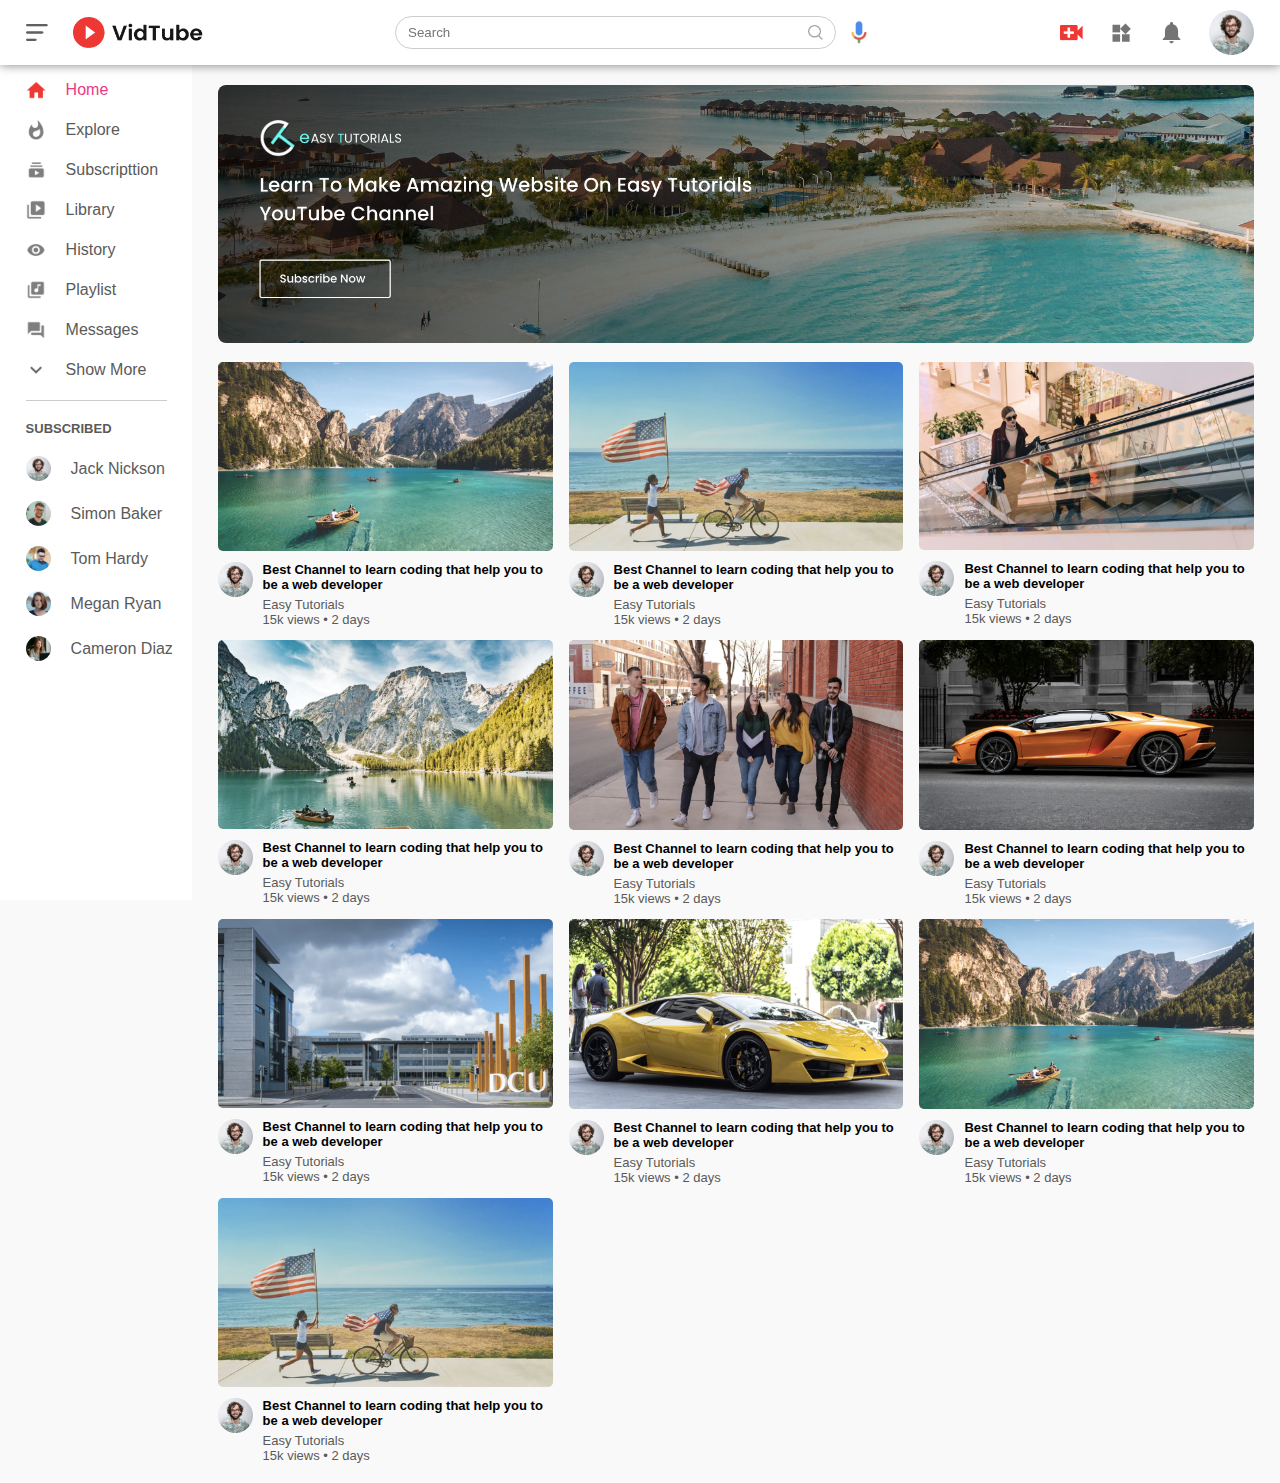
<file: index.html>
<!DOCTYPE html>
<html lang="en">
  <head>
    <meta charset="UTF-8" />
    <meta name="viewport" content="width=device-width, initial-scale=1.0" />
    <title>VidTube</title>
    <link rel="stylesheet" href="style.css" />
  </head>
  <body>
    <nav class="flex-div">
      <div class="nav-left flex-div">
        <img src="assets/menu.png" alt="" class="menu-icon" />
        <img src="assets/logo.png" alt="" class="logo" />
      </div>
      <div class="nav-middle flex-div">
        <div class="search-box flex-div">
          <input type="text" placeholder="Search" name="" id="" />
          <img src="assets/search.png" alt="" />
        </div>
        <img src="assets/voice-search.png" class="mic-icon" alt="" />
      </div>
      <div class="nav-right flex-div">
        <img src="assets/upload.png" alt="" />
        <img src="assets/more.png" alt="" />
        <img src="assets/notification.png" alt="" />
        <img src="assets/Jack.png" alt="" class="user-icon" />
      </div>
    </nav>

    <!-- ---------------------------- sidebar ---------------------------- -->
    <aside class="sidebar">
      <div class="shortcut-links">
        <a href="">
          <img src="assets/home.png" alt="" />
          <p>Home</p>
        </a>
        <a href="">
          <img src="assets/explore.png" alt="" />
          <p>Explore</p>
        </a>
        <a href="">
          <img src="assets/subscriprion.png" alt="" />
          <p>Subscripttion</p>
        </a>
        <a href="">
          <img src="assets/library.png" alt="" />
          <p>Library</p>
        </a>
        <a href="">
          <img src="assets/history.png" alt="" />
          <p>History</p>
        </a>
        <a href="">
          <img src="assets/playlist.png" alt="" />
          <p>Playlist</p>
        </a>
        <a href="">
          <img src="assets/messages.png" alt="" />
          <p>Messages</p>
        </a>
        <a href="">
          <img src="assets/show-more.png" alt="" />
          <p>Show More</p>
        </a>
        <hr />
      </div>

      <div class="subscribed-list">
        <h3>SUBSCRIBED</h3>
        <a href="">
          <img src="assets/Jack.png" alt="" />
          <p>Jack Nickson</p>
        </a>
        <a href="">
          <img src="assets/simon.png" alt="" />
          <p>Simon Baker</p>
        </a>
        <a href="">
          <img src="assets/tom.png" alt="" />
          <p>Tom Hardy</p>
        </a>
        <a href="">
          <img src="assets/megan.png" alt="" />
          <p>Megan Ryan</p>
        </a>
        <a href="">
          <img src="assets/cameron.png" alt="" />
          <p>Cameron Diaz</p>
        </a>
      </div>
    </aside>

    <!-- ------------------------ main ------------------------- -->
    <section class="container">
      <div class="banner">
        <img src="assets/banner.png" />
      </div>

      <div class="list-container">
        <div class="vid-list">
          <a href="play-video.html">
            <img src="assets/thumbnail1.png" class="thumbnail" alt="" />
          </a>

          <div class="flex-div">
            <img src="assets/Jack.png" />
            <div class="vivd-info">
              <a href="play-video.html">
                Best Channel to learn coding that help you to be a web developer
              </a>
              <p>Easy Tutorials</p>
              <p>15k views &bull; 2 days</p>
            </div>
          </div>
        </div>
        <div class="vid-list">
          <a href="play-video.html">
            <img src="assets/thumbnail2.png" class="thumbnail" alt="" />
          </a>

          <div class="flex-div">
            <img src="assets/Jack.png" />
            <div class="vivd-info">
              <a href="play-video.html">
                Best Channel to learn coding that help you to be a web developer
              </a>
              <p>Easy Tutorials</p>
              <p>15k views &bull; 2 days</p>
            </div>
          </div>
        </div>
        <div class="vid-list">
          <a href="play-video.html">
            <img src="assets/thumbnail3.png" class="thumbnail" alt="" />
          </a>

          <div class="flex-div">
            <img src="assets/Jack.png" />
            <div class="vivd-info">
              <a href="play-video.html">
                Best Channel to learn coding that help you to be a web developer
              </a>
              <p>Easy Tutorials</p>
              <p>15k views &bull; 2 days</p>
            </div>
          </div>
        </div>
        <div class="vid-list">
          <a href="play-video.html">
            <img src="assets/thumbnail4.png" class="thumbnail" alt="" />
          </a>

          <div class="flex-div">
            <img src="assets/Jack.png" />
            <div class="vivd-info">
              <a href="play-video.html">
                Best Channel to learn coding that help you to be a web developer
              </a>
              <p>Easy Tutorials</p>
              <p>15k views &bull; 2 days</p>
            </div>
          </div>
        </div>
        <div class="vid-list">
          <a href="play-video.html">
            <img src="assets/thumbnail5.png" class="thumbnail" alt="" />
          </a>

          <div class="flex-div">
            <img src="assets/Jack.png" />
            <div class="vivd-info">
              <a href="play-video.html">
                Best Channel to learn coding that help you to be a web developer
              </a>
              <p>Easy Tutorials</p>
              <p>15k views &bull; 2 days</p>
            </div>
          </div>
        </div>
        <div class="vid-list">
          <a href="play-video.html">
            <img src="assets/thumbnail6.png" class="thumbnail" alt="" />
          </a>

          <div class="flex-div">
            <img src="assets/Jack.png" />
            <div class="vivd-info">
              <a href="play-video.html">
                Best Channel to learn coding that help you to be a web developer
              </a>
              <p>Easy Tutorials</p>
              <p>15k views &bull; 2 days</p>
            </div>
          </div>
        </div>
        <div class="vid-list">
          <a href="play-video.html">
            <img src="assets/thumbnail7.png" class="thumbnail" alt="" />
          </a>

          <div class="flex-div">
            <img src="assets/Jack.png" />
            <div class="vivd-info">
              <a href="play-video.html">
                Best Channel to learn coding that help you to be a web developer
              </a>
              <p>Easy Tutorials</p>
              <p>15k views &bull; 2 days</p>
            </div>
          </div>
        </div>
        <div class="vid-list">
          <a href="play-video.html">
            <img src="assets/thumbnail8.png" class="thumbnail" alt="" />
          </a>

          <div class="flex-div">
            <img src="assets/Jack.png" />
            <div class="vivd-info">
              <a href="play-video.html">
                Best Channel to learn coding that help you to be a web developer
              </a>
              <p>Easy Tutorials</p>
              <p>15k views &bull; 2 days</p>
            </div>
          </div>
        </div>
        <div class="vid-list">
          <a href="play-video.html">
            <img src="assets/thumbnail1.png" class="thumbnail" alt="" />
          </a>

          <div class="flex-div">
            <img src="assets/Jack.png" />
            <div class="vivd-info">
              <a href="play-video.html">
                Best Channel to learn coding that help you to be a web developer
              </a>
              <p>Easy Tutorials</p>
              <p>15k views &bull; 2 days</p>
            </div>
          </div>
        </div>
        <div class="vid-list">
          <a href="play-video.html">
            <img src="assets/thumbnail2.png" class="thumbnail" alt="" />
          </a>

          <div class="flex-div">
            <img src="assets/Jack.png" />
            <div class="vivd-info">
              <a href="play-video.html">
                Best Channel to learn coding that help you to be a web developer
              </a>
              <p>Easy Tutorials</p>
              <p>15k views &bull; 2 days</p>
            </div>
          </div>
        </div>
      </div>
    </section>

    <script src="script.js"></script>
  </body>
</html>
</file>
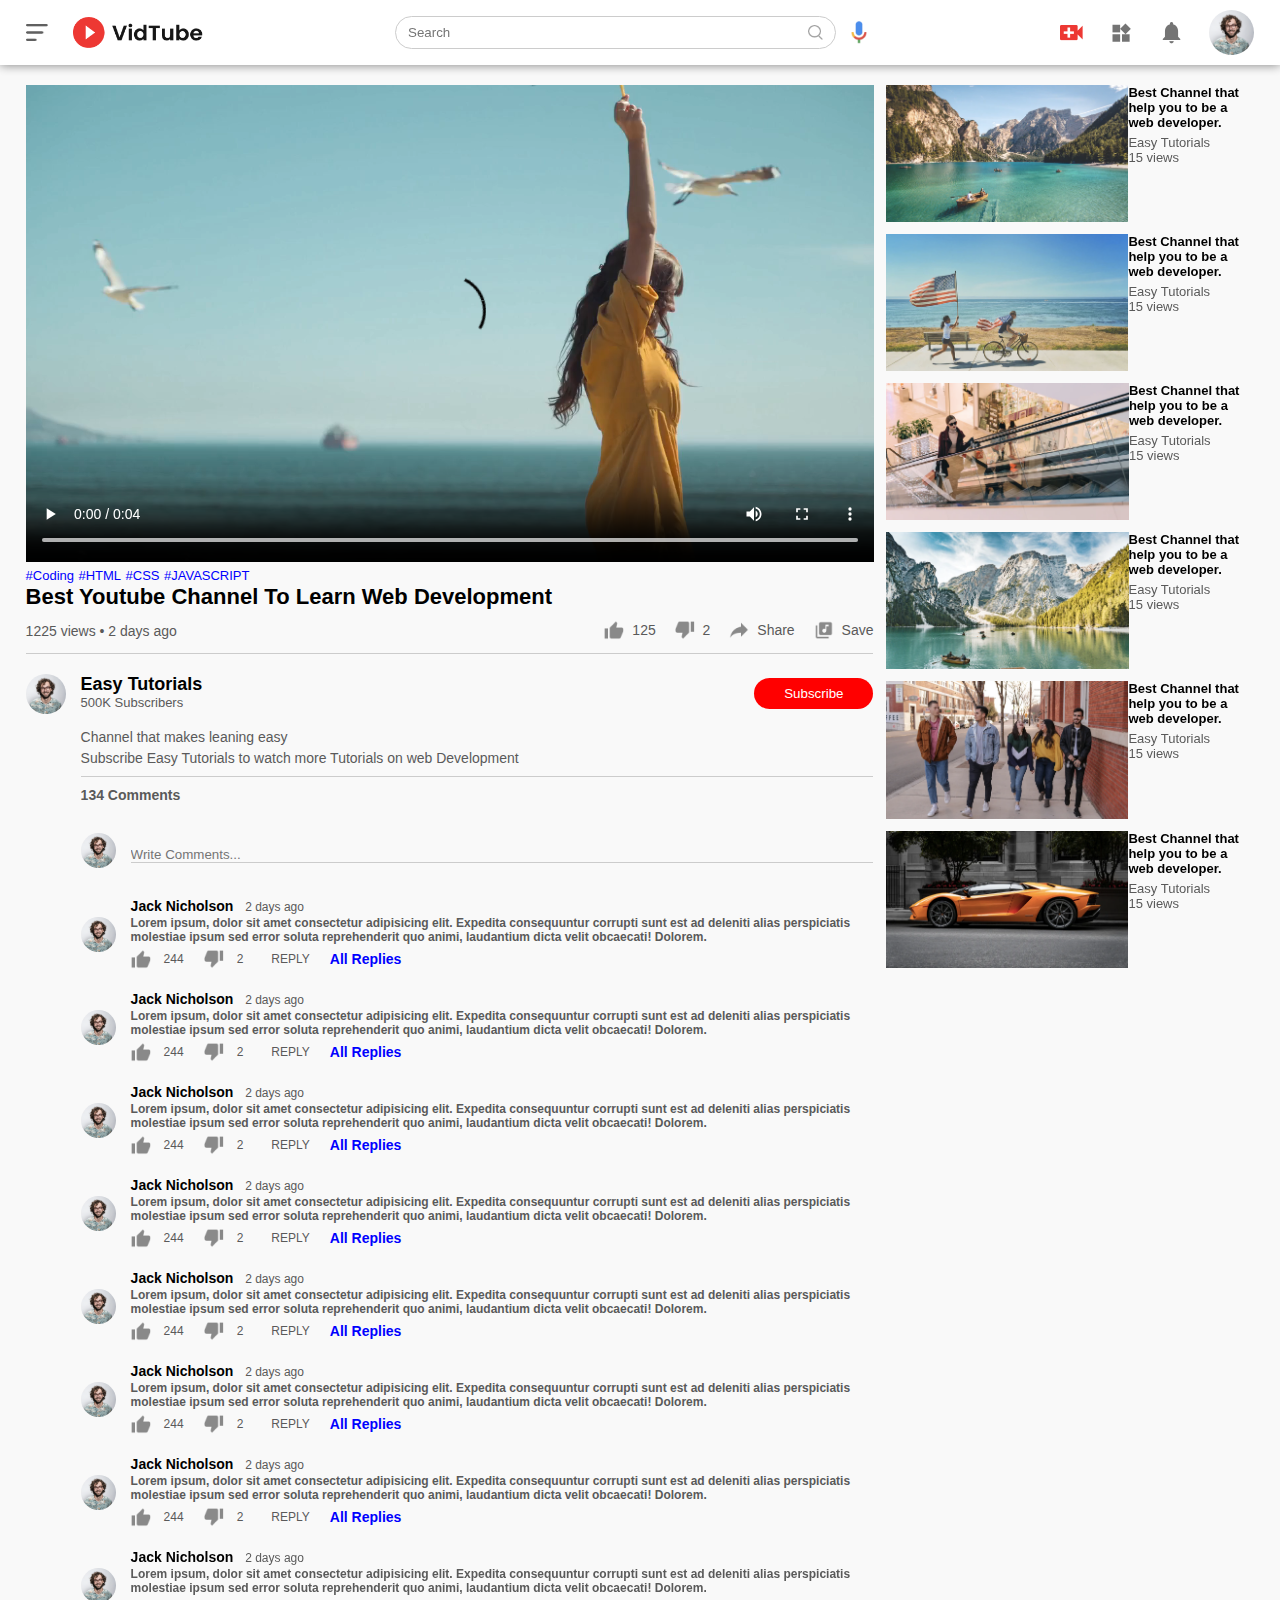
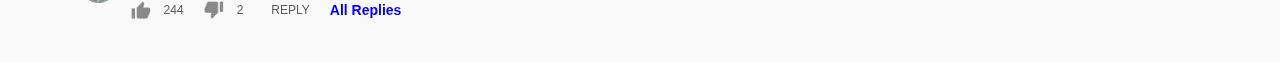
<file: play-video.html>
<!DOCTYPE html>
<html lang="en">
  <head>
    <meta charset="UTF-8" />
    <meta name="viewport" content="width=device-width, initial-scale=1.0" />
    <title>Play Video</title>
    <link rel="stylesheet" href="style.css" />
  </head>
  <body>
    <nav class="flex-div">
      <div class="nav-left flex-div">
        <img src="assets/menu.png" alt="" class="menu-icon" />
        <img src="assets/logo.png" alt="" class="logo" />
      </div>
      <div class="nav-middle flex-div">
        <div class="search-box flex-div">
          <input type="text" placeholder="Search" name="" id="" />
          <img src="assets/search.png" alt="" />
        </div>
        <img src="assets/voice-search.png" class="mic-icon" alt="" />
      </div>
      <div class="nav-right flex-div">
        <img src="assets/upload.png" alt="" />
        <img src="assets/more.png" alt="" />
        <img src="assets/notification.png" alt="" />
        <img src="assets/Jack.png" alt="" class="user-icon" />
      </div>
    </nav>

    <div class="container play-container">
      <div class="row">
        <div class="play-video">
          <video controls autoplay>
            <source src="assets/video.mp4" type="video/mp4" />
          </video>

          <div class="tags">
            <a href="">#Coding</a>
            <a href="">#HTML</a>
            <a href="">#CSS</a>
            <a href="">#JAVASCRIPT</a>
          </div>

          <h3>Best Youtube Channel To Learn Web Development</h3>
          <div class="play-video-info">
            <p>1225 views &bull; 2 days ago</p>
            <div>
              <a href=""> <img src="assets/like.png" />125</a>
              <a href=""> <img src="assets/dislike.png" />2</a>
              <a href=""> <img src="assets/share.png" />Share</a>
              <a href=""> <img src="assets/save.png" />Save</a>
            </div>
          </div>
          <hr />
          <div class="publisher">
            <img src="assets/Jack.png" alt="" />
            <div>
              <p>Easy Tutorials</p>
              <span>500K Subscribers</span>
            </div>
            <button type="button">Subscribe</button>
          </div>
          <div class="vid-description">
            <p>Channel that makes leaning easy</p>
            <p>
              Subscribe Easy Tutorials to watch more Tutorials on web
              Development
            </p>
            <hr />
            <h4>134 Comments</h4>

            <div class="add-comment">
              <img src="assets/Jack.png" alt="" />
              <input type="text" placeholder="Write Comments... " />
            </div>

            <div class="old-comment">
              <img src="assets/Jack.png" alt="" />
              <div>
                <h3>
                  Jack Nicholson <span> 2 days ago</span>
                  <p>
                    Lorem ipsum, dolor sit amet consectetur adipisicing elit.
                    Expedita consequuntur corrupti sunt est ad deleniti alias
                    perspiciatis molestiae ipsum sed error soluta reprehenderit
                    quo animi, laudantium dicta velit obcaecati! Dolorem.
                  </p>
                  <div class="comment-action">
                    <img src="assets/like.png" />
                    <span>244</span>
                    <img src="assets/dislike.png" />
                    <span>2</span>
                    <span>REPLY</span>
                    <a href="">All Replies</a>
                  </div>
                </h3>
              </div>
            </div>
            <div class="old-comment">
              <img src="assets/Jack.png" alt="" />
              <div>
                <h3>
                  Jack Nicholson <span> 2 days ago</span>
                  <p>
                    Lorem ipsum, dolor sit amet consectetur adipisicing elit.
                    Expedita consequuntur corrupti sunt est ad deleniti alias
                    perspiciatis molestiae ipsum sed error soluta reprehenderit
                    quo animi, laudantium dicta velit obcaecati! Dolorem.
                  </p>
                  <div class="comment-action">
                    <img src="assets/like.png" />
                    <span>244</span>
                    <img src="assets/dislike.png" />
                    <span>2</span>
                    <span>REPLY</span>
                    <a href="">All Replies</a>
                  </div>
                </h3>
              </div>
            </div>
            <div class="old-comment">
              <img src="assets/Jack.png" alt="" />
              <div>
                <h3>
                  Jack Nicholson <span> 2 days ago</span>
                  <p>
                    Lorem ipsum, dolor sit amet consectetur adipisicing elit.
                    Expedita consequuntur corrupti sunt est ad deleniti alias
                    perspiciatis molestiae ipsum sed error soluta reprehenderit
                    quo animi, laudantium dicta velit obcaecati! Dolorem.
                  </p>
                  <div class="comment-action">
                    <img src="assets/like.png" />
                    <span>244</span>
                    <img src="assets/dislike.png" />
                    <span>2</span>
                    <span>REPLY</span>
                    <a href="">All Replies</a>
                  </div>
                </h3>
              </div>
            </div>
            <div class="old-comment">
              <img src="assets/Jack.png" alt="" />
              <div>
                <h3>
                  Jack Nicholson <span> 2 days ago</span>
                  <p>
                    Lorem ipsum, dolor sit amet consectetur adipisicing elit.
                    Expedita consequuntur corrupti sunt est ad deleniti alias
                    perspiciatis molestiae ipsum sed error soluta reprehenderit
                    quo animi, laudantium dicta velit obcaecati! Dolorem.
                  </p>
                  <div class="comment-action">
                    <img src="assets/like.png" />
                    <span>244</span>
                    <img src="assets/dislike.png" />
                    <span>2</span>
                    <span>REPLY</span>
                    <a href="">All Replies</a>
                  </div>
                </h3>
              </div>
            </div>
            <div class="old-comment">
              <img src="assets/Jack.png" alt="" />
              <div>
                <h3>
                  Jack Nicholson <span> 2 days ago</span>
                  <p>
                    Lorem ipsum, dolor sit amet consectetur adipisicing elit.
                    Expedita consequuntur corrupti sunt est ad deleniti alias
                    perspiciatis molestiae ipsum sed error soluta reprehenderit
                    quo animi, laudantium dicta velit obcaecati! Dolorem.
                  </p>
                  <div class="comment-action">
                    <img src="assets/like.png" />
                    <span>244</span>
                    <img src="assets/dislike.png" />
                    <span>2</span>
                    <span>REPLY</span>
                    <a href="">All Replies</a>
                  </div>
                </h3>
              </div>
            </div>
            <div class="old-comment">
              <img src="assets/Jack.png" alt="" />
              <div>
                <h3>
                  Jack Nicholson <span> 2 days ago</span>
                  <p>
                    Lorem ipsum, dolor sit amet consectetur adipisicing elit.
                    Expedita consequuntur corrupti sunt est ad deleniti alias
                    perspiciatis molestiae ipsum sed error soluta reprehenderit
                    quo animi, laudantium dicta velit obcaecati! Dolorem.
                  </p>
                  <div class="comment-action">
                    <img src="assets/like.png" />
                    <span>244</span>
                    <img src="assets/dislike.png" />
                    <span>2</span>
                    <span>REPLY</span>
                    <a href="">All Replies</a>
                  </div>
                </h3>
              </div>
            </div>
            <div class="old-comment">
              <img src="assets/Jack.png" alt="" />
              <div>
                <h3>
                  Jack Nicholson <span> 2 days ago</span>
                  <p>
                    Lorem ipsum, dolor sit amet consectetur adipisicing elit.
                    Expedita consequuntur corrupti sunt est ad deleniti alias
                    perspiciatis molestiae ipsum sed error soluta reprehenderit
                    quo animi, laudantium dicta velit obcaecati! Dolorem.
                  </p>
                  <div class="comment-action">
                    <img src="assets/like.png" />
                    <span>244</span>
                    <img src="assets/dislike.png" />
                    <span>2</span>
                    <span>REPLY</span>
                    <a href="">All Replies</a>
                  </div>
                </h3>
              </div>
            </div>
            <div class="old-comment">
              <img src="assets/Jack.png" alt="" />
              <div>
                <h3>
                  Jack Nicholson <span> 2 days ago</span>
                  <p>
                    Lorem ipsum, dolor sit amet consectetur adipisicing elit.
                    Expedita consequuntur corrupti sunt est ad deleniti alias
                    perspiciatis molestiae ipsum sed error soluta reprehenderit
                    quo animi, laudantium dicta velit obcaecati! Dolorem.
                  </p>
                  <div class="comment-action">
                    <img src="assets/like.png" />
                    <span>244</span>
                    <img src="assets/dislike.png" />
                    <span>2</span>
                    <span>REPLY</span>
                    <a href="">All Replies</a>
                  </div>
                </h3>
              </div>
            </div>
          </div>
        </div>

        <div class="right-sidebar">
          <div class="side-video-list">
            <a href="small-thumbnail">
              <img src="assets/thumbnail1.png" alt="" />
            </a>
            <div class="vivd-info">
              <a href="">Best Channel that help you to be a web developer.</a>
              <p>Easy Tutorials</p>
              <p>15 views</p>
            </div>
          </div>
          <div class="side-video-list">
            <a href="small-thumbnail">
              <img src="assets/thumbnail2.png" alt="" />
            </a>
            <div class="vivd-info">
              <a href="">Best Channel that help you to be a web developer.</a>
              <p>Easy Tutorials</p>
              <p>15 views</p>
            </div>
          </div>
          <div class="side-video-list">
            <a href="small-thumbnail">
              <img src="assets/thumbnail3.png" alt="" />
            </a>
            <div class="vivd-info">
              <a href="">Best Channel that help you to be a web developer.</a>
              <p>Easy Tutorials</p>
              <p>15 views</p>
            </div>
          </div>
          <div class="side-video-list">
            <a href="small-thumbnail">
              <img src="assets/thumbnail4.png" alt="" />
            </a>
            <div class="vivd-info">
              <a href="">Best Channel that help you to be a web developer.</a>
              <p>Easy Tutorials</p>
              <p>15 views</p>
            </div>
          </div>
          <div class="side-video-list">
            <a href="small-thumbnail">
              <img src="assets/thumbnail5.png" alt="" />
            </a>
            <div class="vivd-info">
              <a href="">Best Channel that help you to be a web developer.</a>
              <p>Easy Tutorials</p>
              <p>15 views</p>
            </div>
          </div>
          <div class="side-video-list">
            <a href="small-thumbnail">
              <img src="assets/thumbnail6.png" alt="" />
            </a>
            <div class="vivd-info">
              <a href="">Best Channel that help you to be a web developer.</a>
              <p>Easy Tutorials</p>
              <p>15 views</p>
            </div>
          </div>
        </div>
      </div>
    </div>
  </body>
</html>
</file>
<file: style.css>
* {
  margin: 0;
  padding: 0;
  font-family: "poppins", sans-serif;
  box-sizing: border-box;
}

a {
  text-decoration: none;
  color: #5a5a5a;
}
img {
  cursor: pointer;
}
.flex-div {
  display: flex;
  align-items: center;
}
nav {
  padding: 10px 2%;
  justify-content: space-between;
  box-shadow: 0 0 10px rgba(0, 0, 0, 0.5);
  background: #fff;
  position: sticky;
  top: 0;
  z-index: 10;
}
.nav-right img {
  width: 25px;
  margin-right: 25px;
}
.nav-right .user-icon {
  width: 45px;
  border-radius: 50%;
  margin-right: 0;
}
.nav-left .menu-icon {
  width: 22px;
  margin-right: 25px;
}
.nav-left .logo {
  width: 130px;
}
.nav-middle .mic-icon {
  width: 16px;
}
.nav-middle .search-box {
  border: 1px solid #ccc;
  margin-right: 15px;
  padding: 8px 12px;
  border-radius: 25px;
}
.nav-middle .search-box input {
  width: 400px;
  border: 0;
  outline: 0;
  background: transparent;
}
.nav-middle .search-box img {
  width: 15px;
}

/* ------------ sidebar --------------- */

.sidebar {
  background: #fff;
  width: 15%;
  height: 100vh;
  position: fixed;
  top: 0;
  padding-left: 2%;
  padding-top: 80px;
}

.shortcut-links a img {
  width: 20px;
  margin-right: 20px;
}
.shortcut-links a {
  display: flex;
  align-items: center;
  margin-bottom: 20px;
  width: fit-content;
  flex-wrap: wrap;
}
.shortcut-links a:first-child {
  color: #ed3883;
}

.sidebar hr {
  border: 0;
  height: 1px;
  background: #ccc;
  width: 85%;
}
.subscribed-list h3 {
  font-size: 13px;
  margin: 20px 0;
  color: #5a5a5a;
}
.subscribed-list a {
  display: flex;
  align-items: center;
  margin-bottom: 20px;
  width: fit-content;
  flex-wrap: wrap;
}
.subscribed-list a img {
  width: 25px;
  border-radius: 50%;
  margin-right: 20px;
}

.small-sidebar {
  width: 5%;
}
.small-sidebar a p {
  display: none;
}
.small-sidebar h3 {
  display: none;
}
.small-sidebar hr {
  width: 50%;
  margin-bottom: 25px;
}

/* --------------- main =--------------------- */
.container {
  background: #f9f9f9;
  padding: 20px 2% 20px 17%;
}

.large-container {
  padding-left: 7%;
}

.banner {
  width: 100%;
}
.banner img {
  width: 100%;
  border-radius: 8px;
}
.list-container {
  display: grid;
  grid-template-columns: repeat(auto-fit, minmax(250px, 1fr));
  grid-column-gap: 16px;
  grid-row-gap: 13px;
  margin-top: 15px;
}
.vid-list .thumbnail {
  width: 100%;
  border-radius: 5px;
}
.vid-list .flex-div {
  align-items: flex-start;
  margin-top: 7px;
}
.vid-list .flex-div img {
  width: 35px;
  margin-right: 10px;
  border-radius: 50%;
}
.vivd-info {
  color: #5a5a5a;
  font-size: 13px;
}
.vivd-info a {
  color: #000;
  font-weight: 600;
  display: block;
  margin-bottom: 5px;
}

@media (max-width: 900px) {
  .menu-icon {
    display: none;
  }
  .sidebar {
    display: none;
  }
  .container,
  .large-container {
    padding-left: 5%;
    padding-right: 5%;
  }
  .nav-right img {
    display: none;
  }
  .nav-right .user-icon {
    display: block;
    width: 30px;
  }
  .nav-middle .search-box input {
    width: 100px;
  }
  .nav-middle .mic-icon {
    display: none;
  }
  .logo {
    width: 90px;
  }
}

/* -------------------- play video page----------------------  */
.play-container {
  padding-left: 2%;
}
.row {
  display: flex;
  justify-content: space-between;
  flex-wrap: wrap;
}
.play-video {
  flex-basis: 69%;
}
.right-sidebar {
  flex-basis: 30%;
}
.play-video video {
  width: 100%;
  /* height: 80%; */
}
.side-video-list {
  display: flex;
  justify-content: space-between;
  margin-bottom: 8px;
}
.side-video-list img {
  width: 100%;
}
.side-video-list .small-thumbnail {
  flex-basis: 70%;
}

.side-video-list .vivd-info {
  flex-basis: 70%;
}
.play-video .tags a {
  color: #0000ff;
  font-size: 13px;
}
.play-video h3 {
  font-weight: 600;
  font-size: 22px;
}
.play-video-info {
  display: flex;
  align-items: center;
  justify-content: space-between;
  flex-wrap: wrap;
  margin-top: 10px;
  font-size: 14px;
  color: #5a5a5a;
}
.play-video .play-video-info a img {
  width: 20px;
  margin-right: 8px;
}
.play-video .play-video-info a {
  display: inline-flex;
  align-items: center;
  margin-left: 15px;
}
.play-video hr {
  border: 0;
  height: 1px;
  background: #ccc;
  margin: 10px 0;
}
.publisher {
  display: flex;
  align-items: center;
  margin-top: 20px;
}
.publisher div {
  flex: 1;
  line-height: 18px;
}
.publisher img {
  width: 40px;
  border-radius: 50%;
  margin-right: 15px;
}
.publisher div p {
  color: #000;
  font-weight: 600;
  font-size: 18px;
}
.publisher div span {
  font-size: 13px;
  color: #5a5a5a;
}
.publisher button {
  background: red;
  color: #fff;
  padding: 8px 30px;
  border: 0;
  outline: 0;
  border-radius: 20px;
  cursor: pointer;
}
.vid-description {
  padding-left: 55px;
  margin: 15px 0;
}
.vid-description p {
  font-size: 14px;
  margin-bottom: 5px;
  color: #5a5a5a;
}
.vid-description h4 {
  font-size: 14px;
  color: #5a5a5a;
}

.add-comment {
  display: flex;
  align-items: center;
  margin: 30px 0;
}
.add-comment img {
  width: 35px;
  border-radius: 50%;
  margin-right: 15px;
}

.add-comment input {
  border: 0;
  outline: 0;
  border-bottom: 1px solid #ccc;
  width: 100%;
  padding-top: 10px;
  background: transparent;
}
.old-comment {
  display: flex;
  align-items: center;
  margin: 20px 0;
}
.old-comment img {
  width: 35px;
  border-radius: 50%;
  margin-right: 15px;
}
.old-comment h3 {
  font-size: 14px;
  margin-bottom: 2px;
}

.old-comment p {
  font-size: 12px;
  margin-top: 2px;
}

.old-comment h3 span {
  font-size: 12px;
  color: #5a5a5a;
  font-weight: 500;
  margin-left: 8px;
}
.old-comment .comment-action {
  display: flex;
  align-items: center;
  margin: 8px x0;
  font-size: 14px;
}

.old-comment .comment-action img {
  border-radius: 0;
  width: 20px;
  margin-right: 5px;
}
.old-comment .comment-action span {
  margin-right: 20px;
  color: #5a5a5a;
}
.old-comment .comment-action a {
  color: #0000ff;
}

@media (max-width: 900px) {
  .play-video {
    flex-basis: 100%;
  }
  .right-sidebar {
    flex-basis: 100%;
  }
  .play-container {
    padding-left: 5%;
  }
  .vid-description {
    padding-left: 0;
  }
  .play-video .play-video-info a {
    margin-left: 0;
    margin-right: 15px;
    margin-top: 15px;
  }
}
</file>
